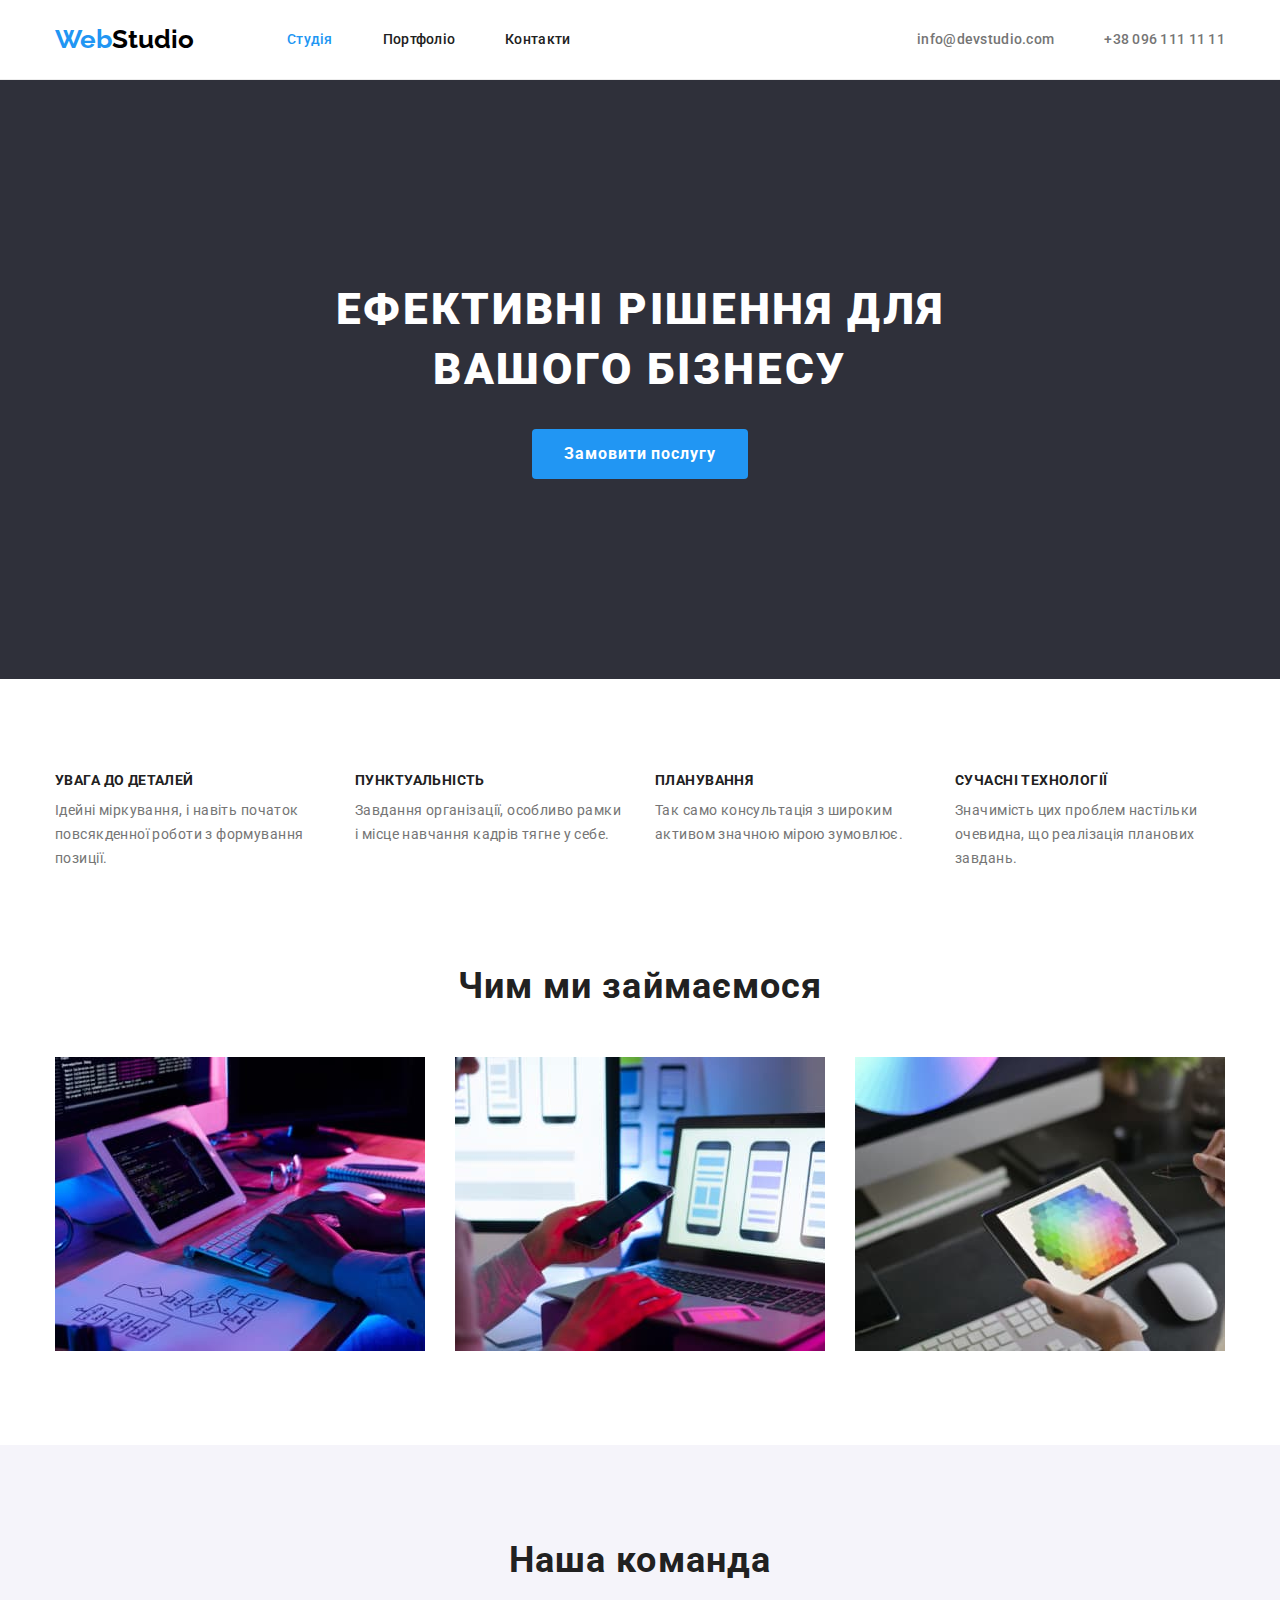
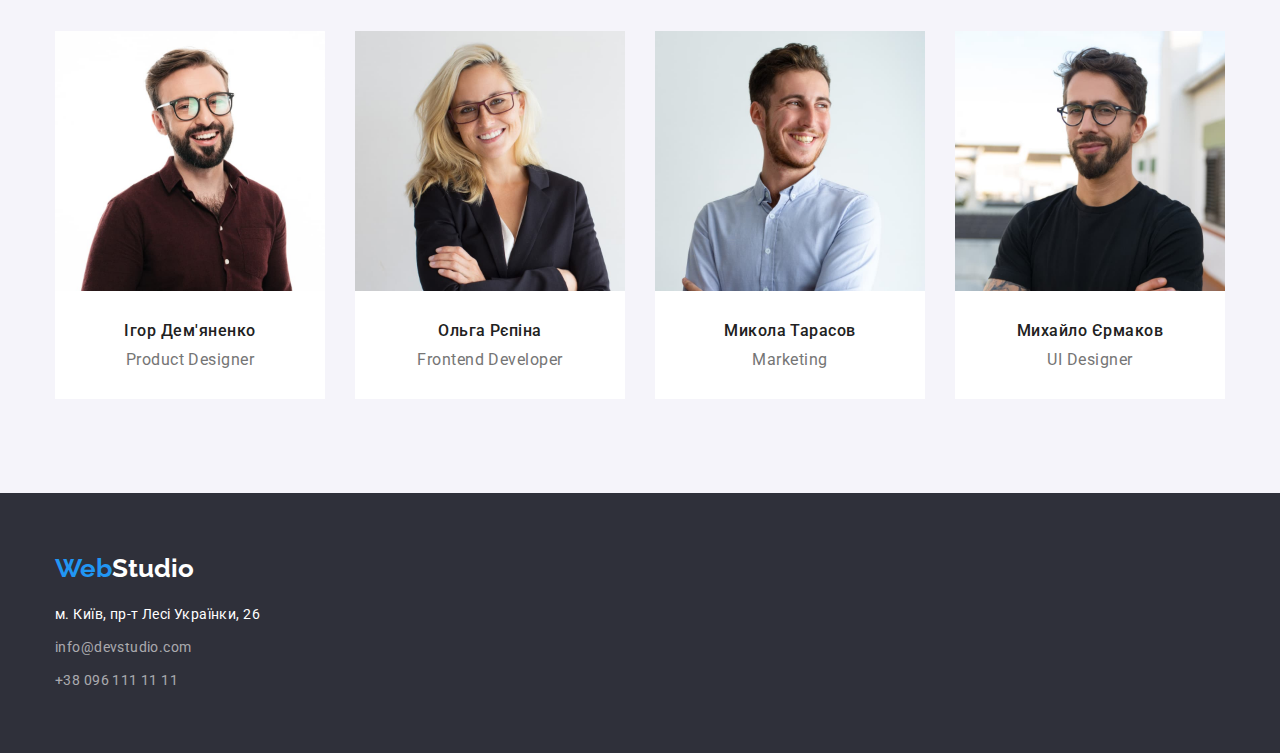
<file: index.html>
<!DOCTYPE html>
<html lang="uk">
  <head>
    <meta charset="UTF-8" />
    <meta http-equiv="X-UA-Compatible" content="IE=edge" />
    <meta name="viewport" content="width=device-width, initial-scale=1.0" />
    <title>Web Studio</title>
    <link rel="preconnect" href="https://fonts.googleapis.com" />
    <link rel="preconnect" href="https://fonts.gstatic.com" crossorigin />
    <link
      href="https://fonts.googleapis.com/css2?family=Raleway:wght@700&family=Roboto:wght@400;500;700;900&display=swap"
      rel="stylesheet"
    />
    <link
      rel="stylesheet"
      href="https://cdnjs.cloudflare.com/ajax/libs/modern-normalize/1.1.0/modern-normalize.min.css"
    />
    <link rel="stylesheet" href="./CSS/styles.css" />
  </head>

  <body>
    <!-- Header -->
    <header class="header">
      <div class="container">
        <nav class="nav">
          <a class="logo" href="./index.html"
            ><span class="logo-acc">Web</span>Studio</a
          >

          <ul class="nav-items list">
            <li class="nav-item">
              <a class="active-page link" href="./index.html">Студія</a>
            </li>
            <li class="nav-item">
              <a class="link" href="./portfolio.html">Портфоліо</a>
            </li>
            <li class="nav-item"><a class="link" href="">Контакти</a></li>
          </ul>
        </nav>

        <ul class="contacts list">
          <li class="cont-item">
            <a class="link head-contacts" href="mailto:info@devstudio.com"
              >info@devstudio.com</a
            >
          </li>
          <li class="cont-item">
            <a class="link head-contacts" href="tel:+380961111111"
              >+38 096 111 11 11</a
            >
          </li>
        </ul>
      </div>
    </header>

    <!-- Main -->
    <main>
      <section class="hero">
        <h1 class="hero-title">Ефективні рішення для вашого бізнесу</h1>

        <button class="hero-btn" type="button">Замовити послугу</button>
      </section>

      <!-- Advantages -->
      <section class="section advantages">
        <div class="container">
        <!-- Заголовок спрятать -->
        <h2 class="hiden-title">Переваги</h2>
        <!-- / -->
        <ul class="plus-items list">
          <li class="plus-item">
            <h3 class="plus-title">УВАГА ДО ДЕТАЛЕЙ</h3>
            <p class="plus-text">
              Ідейні міркування, і навіть початок повсякденної роботи з
              формування позиції.
            </p>
          </li>

          <li class="plus-item">
            <h3 class="plus-title">ПУНКТУАЛЬНІСТЬ</h3>
            <p class="plus-text">
              Завдання організації, особливо рамки і місце навчання кадрів тягне
              у себе.
            </p>
          </li>

          <li class="plus-item">
            <h3 class="plus-title">ПЛАНУВАННЯ</h3>
            <p class="plus-text">
              Так само консультація з широким активом значною мірою зумовлює.
            </p>
          </li>

          <li class="plus-item">
            <h3 class="plus-title">СУЧАСНІ ТЕХНОЛОГІЇ</h3>
            <p class="plus-text">
              Значимість цих проблем настільки очевидна, що реалізація планових
              завдань.
            </p>
          </li>
        </ul>
        </div>
      </section>

      <!-- What we do -->
      <section class="section services">
        <div class="container">
          <h2 class="sect-title">Чим ми займаємося</h2>
          <ul class="services-items list">
            <li class="services-item">
              <a href=""
                ><img
                  src="./imagies/our-services/codding.jpg"
                  alt="работа с кодом на экране"
                  width="370"
                  height="294"
              /></a>
            </li>
            <li class="services-item">
              <a href=""
                ><img
                  src="./imagies/our-services/design.jpg"
                  alt="разработка дизайна"
                  width="370"
                  height="294"
              /></a>
            </li>
            <li class="services-item">
              <a href=""
                ><img
                  src="./imagies/our-services/customisation.jpg"
                  alt="человек выбирает цвет на планшете"
                  width="370"
                  height="294"
              /></a>
            </li>
          </ul>
        </div>
        </div>
        
      </section>

      <!-- Staff -->
      <section class="section staff">
        <div class="container">
          <h2 class="sect-title">Наша команда</h2>
          <ul class="staff-items list">
            <li class="staff-item">
              <img
                class="portrait"
                src="./imagies/staff/ihor.jpg"
                alt="Игорь Демьяненко"
                width="270"
                height="260"
              />
              <h3 class="name">Ігор Дем'яненко</h3>
              <p class="position" lang="en">Product Designer</p>
            </li>

            <li class="staff-item">
              <img
                class="portrait"
                src="./imagies/staff/olga.jpg"
                alt="Ольга Репина"
                width="270"
                height="260"
              />
              <h3 class="name">Ольга Рєпіна</h3>
              <p class="position" lang="en">Frontend Developer</p>
            </li>

            <li class="staff-item">
              <img
                class="portrait"
                src="./imagies/staff/nikolay.jpg"
                alt="Николай Тарасов"
                width="270"
                height="260"
              />
              <h3 class="name">Микола Тарасов</h3>
              <p class="position" lang="en">Marketing</p>
            </li>

            <li class="staff-item">
              <img
                class="portrait"
                src="./imagies/staff/mihail.jpg"
                alt="Михаил Ермаков"
                width="270"
                height="260"
              />
              <h3 class="name">Михайло Єрмаков</h3>
              <p class="position" lang="en">UI Designer</p>
            </li>
          </ul>
        </div>
      </section>
    </main>

    <!-- Footer -->
    <footer class="foot">
      <div class="container">
        <a class="logo foot-item" href="./index.html">
          <span class="logo-acc">Web</span>Studio
        </a>
        <address>
          <ul class="list adress">
            <li class="address-foot-item">
              <a
                class="link foot-item"
                href="https://goo.gl/maps/ffjyEgsYqTHCnrhD7"
                target="_blank"
                >м. Київ, пр-т Лесі Українки, 26
                </a>
            </li>
            <li class="address-foot-item">
              <a class="link foot-item-cont" href="mailto:info@devstudio.com"
                >info@devstudio.com</a
              >
            </li>
            <li class="address-foot-item">
              <a class="link foot-item-cont" href="tel:+380961111111"
                >+38 096 111 11 11</a
              >
            </li>
          </ul>
        </address>
      </div>
    </footer>
  </body>
</html>
</file>
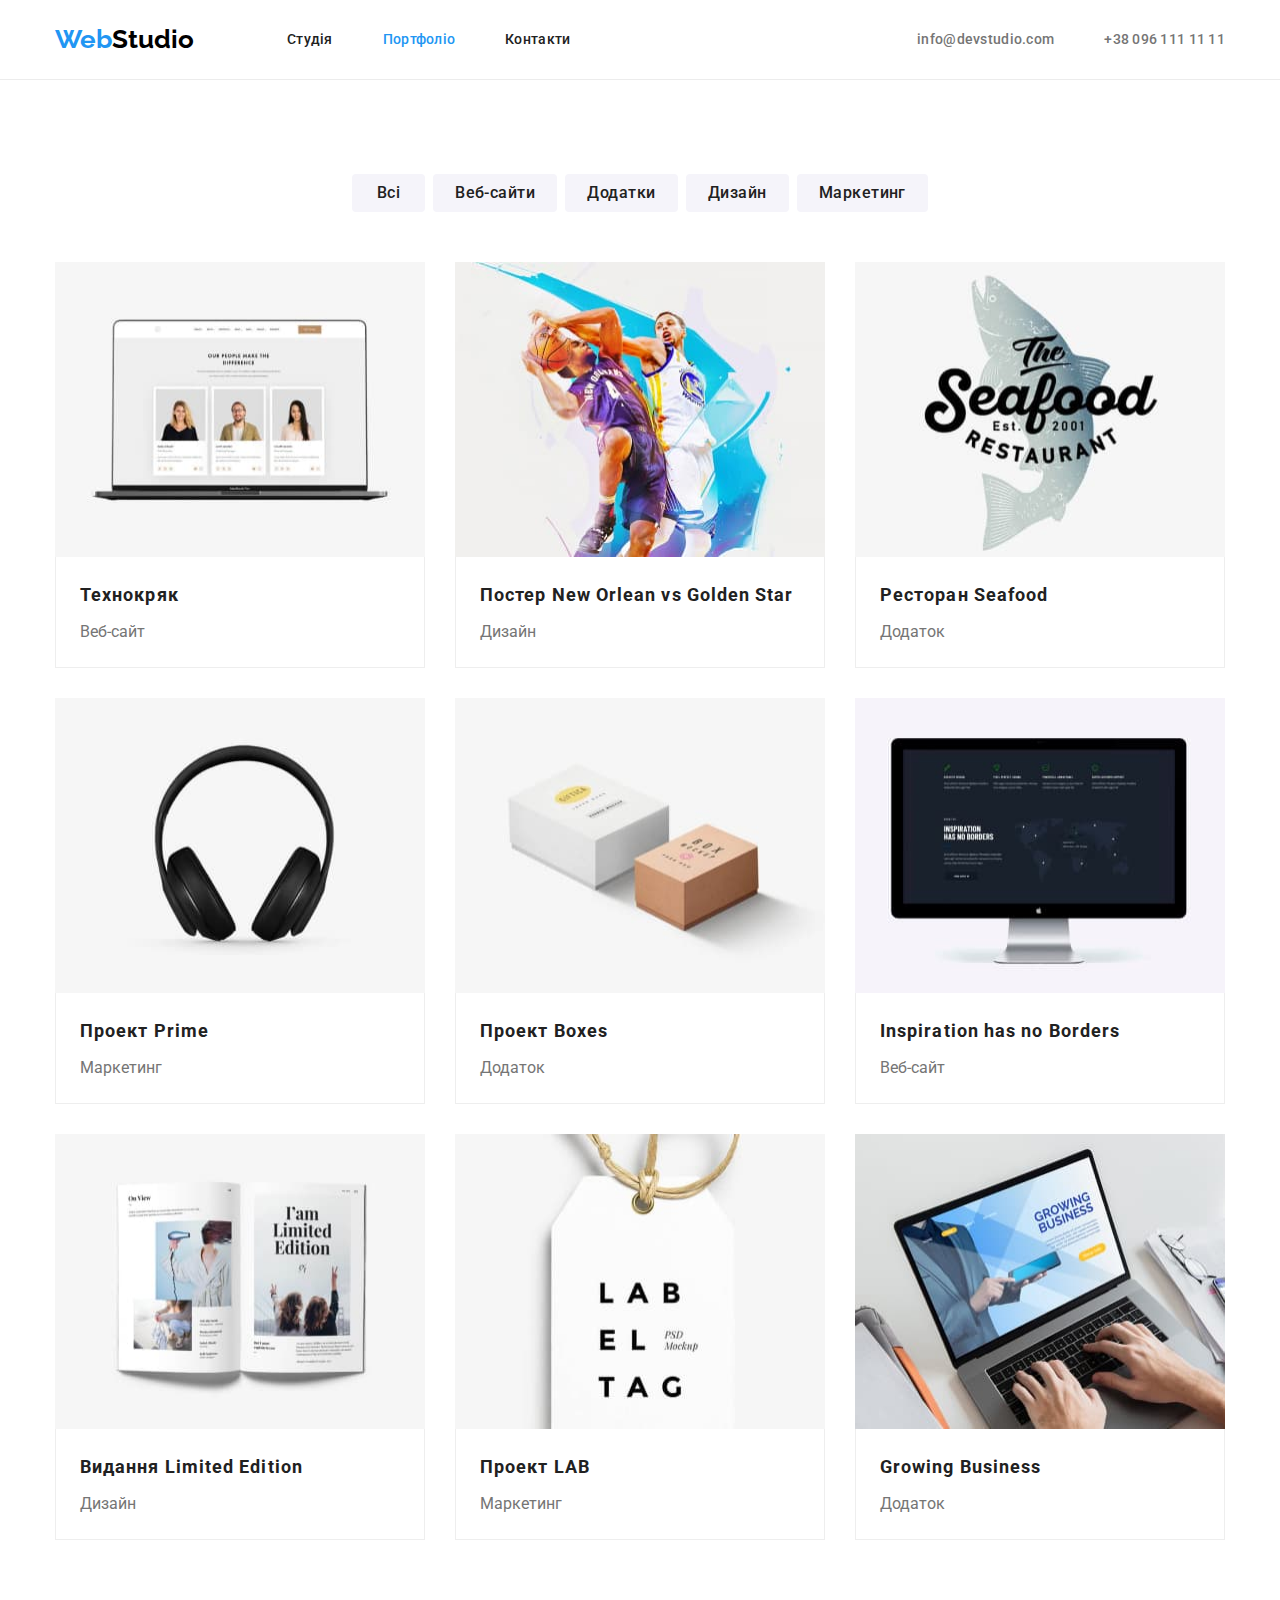
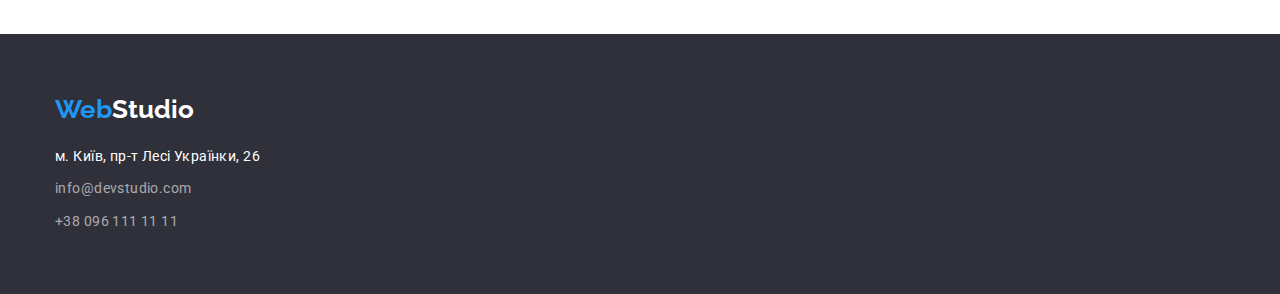
<file: portfolio.html>
<!DOCTYPE html>
<html lang="uk">
  <head>
    <meta charset="UTF-8" />
    <meta http-equiv="X-UA-Compatible" content="IE=edge" />
    <meta name="viewport" content="width=device-width, initial-scale=1.0" />
    <title>Web Studio</title>
    <link rel="preconnect" href="https://fonts.googleapis.com" />
    <link rel="preconnect" href="https://fonts.gstatic.com" crossorigin />
    <link
      href="https://fonts.googleapis.com/css2?family=Raleway:wght@700&family=Roboto:wght@400;500;700;900&display=swap"
      rel="stylesheet"
    />
    <link
      rel="stylesheet"
      href="https://cdnjs.cloudflare.com/ajax/libs/modern-normalize/1.1.0/modern-normalize.min.css"
    />
    <link rel="stylesheet" href="./CSS/styles.css" />
  </head>

  <body>
    <!-- Header -->
    <header class="header">
      <div class="container">
        <nav class="nav">
          <a class="logo" href="./index.html"
            ><span class="logo-acc">Web</span>Studio</a
          >

          <ul class="nav-items list">
            <li class="nav-item">
              <a class="link" href="./index.html">Студія</a>
            </li>
            <li class="nav-item">
              <a class="active-page link" href="./portfolio.html">Портфоліо</a>
            </li>
            <li class="nav-item"><a class="link" href="">Контакти</a></li>
          </ul>
        </nav>

        <ul class="contacts list">
          <li class="cont-item">
            <a class="link head-contacts" href="mailto:info@devstudio.com"
              >info@devstudio.com</a
            >
          </li>
          <li class="cont-item">
            <a class="link head-contacts" href="tel:+380961111111"
              >+38 096 111 11 11</a
            >
          </li>
        </ul>
      </div>
    </header>

    <!-- Main -->
    <main>
      <section class="section portfolio">
        <div class="container">
          <!-- Спрятать заголовок -->
          <h1 class="hiden-title">Наші работи</h1>
          <!-- / -->

          <ul class="filter-items list">
            <li>
              <button class="filter-item" type="button">Всі</button>
            </li>
            <li>
              <button class="filter-item" type="button">Веб-сайти</button>
            </li>
            <li>
              <button class="filter-item" type="button">Додатки</button>
            </li>
            <li>
              <button class="filter-item" type="button">Дизайн</button>
            </li>
            <li>
              <button class="filter-item" type="button">Маркетинг</button>
            </li>
          </ul>

          <!-- Portfolio -->

          <ul class="example-items list">
            <li class="example-item">
              <a class="example link" href="">
                <img
                  src="./imagies/portfolio/tehnokriak.jpg"
                  alt="Веб-сайт"
                  width="370"
                  height="295"
                />
                <div class="card-descr">
                  <h3 class="example-title">Технокряк</h3>
                  <p class="example-type">Веб-сайт</p>
                </div>
              </a>
            </li>

            <li class="example-item">
              <a class="example link" href="">
                <img
                  src="./imagies/portfolio/no-vs-gs.jpg"
                  alt="Игра в баскетбол"
                  width="370"
                  height="295"
                />
                <div class="card-descr">
                  <h3 class="example-title">
                    Постер New Orlean vs Golden Star
                  </h3>
                  <p class="example-type">Дизайн</p>
                </div>
              </a>
            </li>

            <li class="example-item">
              <a class="example link" href="">
                <img
                  src="./imagies/portfolio/seafood.jpg"
                  alt="Логотип рестоана"
                  width="370"
                  height="295"
                />
                <div class="card-descr">
                  <h3 class="example-title">Ресторан Seafood</h3>
                  <p class="example-type">Додаток</p>
                </div>
              </a>
            </li>

            <li class="example-item">
              <a class="example link" href="">
                <img
                  src="./imagies/portfolio/prime.jpg"
                  alt="Реклама наушников"
                  width="370"
                  height="295"
                />
                <div class="card-descr">
                  <h3 class="example-title">Проект Prime</h3>
                  <p class="example-type">Маркетинг</p>
                </div>
              </a>
            </li>

            <li class="example-item">
              <a class="example link" href="">
                <img
                  src="./imagies/portfolio/boxes.jpg"
                  alt="Коробки"
                  width="370"
                  height="295"
                />
                <div class="card-descr">
                  <h3 class="example-title">Проект Boxes</h3>
                  <p class="example-type">Додаток</p>
                </div>
              </a>
            </li>

            <li class="example-item">
              <a class="example link" href="">
                <img
                  src="./imagies/portfolio/inspiration.jpg"
                  alt="Веб-сайт"
                  width="370"
                  height="295"
                />
                <div class="card-descr">
                  <h3 class="example-title">Inspiration has no Borders</h3>
                  <p class="example-type">Веб-сайт</p>
                </div>
              </a>
            </li>

            <li class="example-item">
              <a class="example link" href="">
                <img
                  src="./imagies/portfolio/limited-edition.jpg"
                  alt="Страницы журнала"
                  width="370"
                  height="295"
                />
                <div class="card-descr">
                  <h3 class="example-title">Видання Limited Edition</h3>
                  <p class="example-type">Дизайн</p>
                </div>
              </a>
            </li>

            <li class="example-item">
              <a class="example link" href="">
                <img
                  src="./imagies/portfolio/lab.jpg"
                  alt="Логотип проекта"
                  width="370"
                  height="295"
                />
                <div class="card-descr">
                  <h3 class="example-title">Проект LAB</h3>
                  <p class="example-type">Маркетинг</p>
                </div>
              </a>
            </li>

            <li class="example-item">
              <a class="example link" href="">
                <img
                  src="./imagies/portfolio/growing-business.jpg"
                  alt="Страница приложения"
                  width="370"
                  height="295"
                />
                <div class="card-descr">
                  <h3 class="example-title">Growing Business</h3>
                  <p class="example-type">Додаток</p>
                </div>
              </a>
            </li>
          </ul>
        </div>
      </section>
    </main>

    <!-- Footer -->
    <footer class="foot">
      <div class="container">
        <a class="logo foot-item" href="./index.html"
          ><span class="logo-acc">Web</span>Studio</a
        >
        <address>
          <ul class="list adress">
            <li class="address-foot-item">
              <a
                class="link foot-item"
                href="https://goo.gl/maps/ffjyEgsYqTHCnrhD7"
                target="_blank"
                >м. Київ, пр-т Лесі Українки, 26</a
              >
            </li>
            <li class="address-foot-item">
              <a class="link foot-item-cont" href="mailto:info@devstudio.com"
                >info@devstudio.com</a
              >
            </li>
            <li class="address-foot-item">
              <a class="link foot-item-cont" href="tel:+380961111111"
                >+38 096 111 11 11</a
              >
            </li>
          </ul>
        </address>
      </div>
    </footer>
  </body>
</html>
</file>
<file: CSS/styles.css>
/* Палитра

main    bcg-color: #fff;
alt     bcg-color: #F5F4FA;
footer  bcg-color: #2F303A;
card    bcg-color: #fff;

main    color: #212121;
alt     color: #757575;
accent  color: #2196F3;

logo    color: #000000;
               #2196F3;
               #FFFFFF;

font-family: 'Raleway', sans-serif;
font-family: 'Roboto', sans-serif;
*/

:root {
  --m-bcg-col: #fff;
  --alt-bcg-col: #f5f4fa;
  --f-bcg-col: #2f303a;
  --m-col: #212121;
  --alt-col: #757575;
  --acc-col: #2196f3;
  --logo-h-col: #000000;
  --logo-f-col: #fff;
  --hero-col: #fff;
  --btn-alt-col: #fff;
  --btn-hover-bcg-col: #188ce8;
  --foot-alph-col: rgba(255, 255, 255, 0.6);
  --card-bcg-col: #fff;
  --card-border-col: #eee;
  --header-border-col: #ececec;
}

/* * {
  outline: maroon solid 2px;
} */

h1,
h2,
h3,
h4,
h5,
h6 {
  margin: 0;
}

p {
  margin: 0;
}

.container {
  width: 1200px;
  padding-left: 15px;
  padding-right: 15px;
  margin: auto;
}

body {
  font-family: "Roboto", sans-serif;
  color: var(--m-col);
  background-color: var(--m-bcg-col);
}

.section {
  padding-top: 94px;
  padding-bottom: 94px;
}

.sect-title {
  margin-bottom: 50px;

  font-size: 36px;
  line-height: 1.17;
  text-align: center;
  letter-spacing: 0.03em;
}
.hiden-title {
  position: absolute;
  width: 1px;
  height: 1px;
  margin: -1px;
  border: 0;
  padding: 0;
  white-space: nowrap;
  clip-path: inset(100%);
  clip: rect(0 0 0 0);
  overflow: hidden;
}

.list {
  list-style-type: none;
  padding: 0;
  margin: 0;
}

img {
  display: block;
  max-width: 100%;
}

/* Header */
.header {
  padding-top: 24px;
  padding-bottom: 25px;
  border-bottom: 1px solid var(--header-border-col);
}

.header .container,
.header .list {
  display: flex;
  justify-content: space-between;
  align-items: center;
}
.logo {
  display: flex;

  margin-right: 93px;
  font-family: "Raleway";
  font-weight: 700;
  font-size: 26px;
  line-height: 1.17;
  text-decoration: none;
  align-items: center;
  color: var(--logo-h-col);
}
.logo-acc {
  color: var(--acc-col);
}

.link.head-contacts {
  color: var(--alt-col);
}

.link {
  text-decoration: none;
  color: var(--m-col);
}

.link:hover,
.link:focus,
.link.foot-item:hover,
.link.foot-item:focus {
  color: var(--acc-col);
}

.active-page {
  color: var(--acc-col);
}

.nav {
  display: flex;
}

.header .list > :not(:last-child) {
  margin-right: 50px;
}

.nav-item .link,
.cont-item .link {
  font-weight: 500;
  font-size: 14px;
  line-height: 1.14;
  letter-spacing: 0.02em;
}

/*--- Main index.html zone --- */

/* Hero */
.hero {
  padding-top: 200px;
  padding-bottom: 200px;

  color: var(--hero-col);
  background-color: var(--f-bcg-col);
  text-align: center;
}
.hero-title {
  width: 696px;
  margin-left: auto;
  margin-right: auto;
  margin-bottom: 30px;

  font-weight: 900;
  font-size: 44px;
  line-height: 1.35;
  text-align: center;
  letter-spacing: 0.06em;
  text-transform: uppercase;
}

.hero-btn {
  padding: 10px 32px;
  min-width: 216px;
  border: 0;
  border-radius: 4px;

  font-family: inherit;
  font-weight: 700;
  font-size: 16px;
  line-height: 1.88;
  color: var(--hero-col);
  background-color: var(--acc-col);
  text-align: center;
  letter-spacing: 0.06em;
}

.hero-btn:hover,
.hero-btn:focus {
  background-color: var(--btn-hover-bcg-col);
  cursor: pointer;
}

/* Advantges */

.advantages .list {
  display: flex;
}

.plus-item:not(:last-child) {
  margin-right: 30px;
}

.plus-item {
  display: block;
  flex-basis: 270px;
}
.plus-title {
  margin-bottom: 10px;

  font-size: 14px;
  line-height: 1.14;
  letter-spacing: 0.03em;
  text-transform: uppercase;
}

.plus-text {
  font-size: 14px;
  line-height: 1.7;
  letter-spacing: 0.03em;
  color: var(--alt-col);
}

/* What we do */

.services {
  padding-top: 0;
}

.services-items {
  display: flex;
}
.services-item:not(:last-child) {
  margin-right: 30px;
}

/* Staff */
.staff {
  background-color: var(--alt-bcg-col);
  font-size: 16px;
  text-align: center;
  letter-spacing: 0.03em;
}

.staff-item {
  display: block;
  width: 270px;
  padding-bottom: 30px;

  background-color: var(--m-bcg-col);
}
.staff-items {
  display: flex;
  column-gap: 30px;
  flex-wrap: wrap;
}

.name {
  margin-top: 30px;
  margin-bottom: 10px;

  font-weight: 500;
  font-size: 16px;
  line-height: 1.19;
  text-align: center;
}

.position {
  color: var(--alt-col);
  line-height: 1.19;
}

/* Footer */

.foot {
  padding-top: 60px;
  padding-bottom: 60px;

  background-color: var(--f-bcg-col);
}

.foot .logo {
  margin-bottom: 20px;
}

.address-foot-item:not(:last-child) {
  margin-bottom: 9px;
}

.list.adress {
  font-style: normal;
}

.link.foot-item,
.logo.foot-item {
  color: var(--logo-f-col);
}

.list.adress {
  font-size: 14px;
  line-height: 1.7;
  letter-spacing: 0.03em;
}

.foot-item-cont {
  color: var(--foot-alph-col);
}

/*----- Main portfolio.html zone ----- */

/* Filter */

.filter-items {
  display: flex;
  flex-basis: 575px;
  margin-bottom: 50px;

  column-gap: 8px;
  justify-content: center;
}

.filter-item {
  padding: 6px 22px;
  min-width: 73px;

  font-family: inherit;
  font-weight: 500;
  font-size: 16px;
  line-height: 1.6;
  text-align: center;
  letter-spacing: 0.03em;
  background-color: var(--alt-bcg-col);
  color: var(--m-col);
  border: none;
  border-radius: 4px;
}

.filter-item:hover,
.filter-item:focus {
  background-color: var(--acc-col);
  color: var(--btn-alt-col);
  cursor: pointer;
}

/* Examples */

.example-items {
  display: flex;
  flex-wrap: wrap;
  column-gap: 30px;
  row-gap: 30px;
}

.example-item {
  background-color: var(--card-bcg-col);
}

.card-descr {
  padding: 20px 24px;
  border: 1px solid var(--card-border-col);
  border-top: none;
}
.example-title {
  font-size: 18px;
  line-height: 2;
  letter-spacing: 0.06em;
  margin-bottom: 4px;
}

.example-type {
  font-size: 16px;
  line-height: 1.88;
  color: var(--alt-col);
}
</file>
